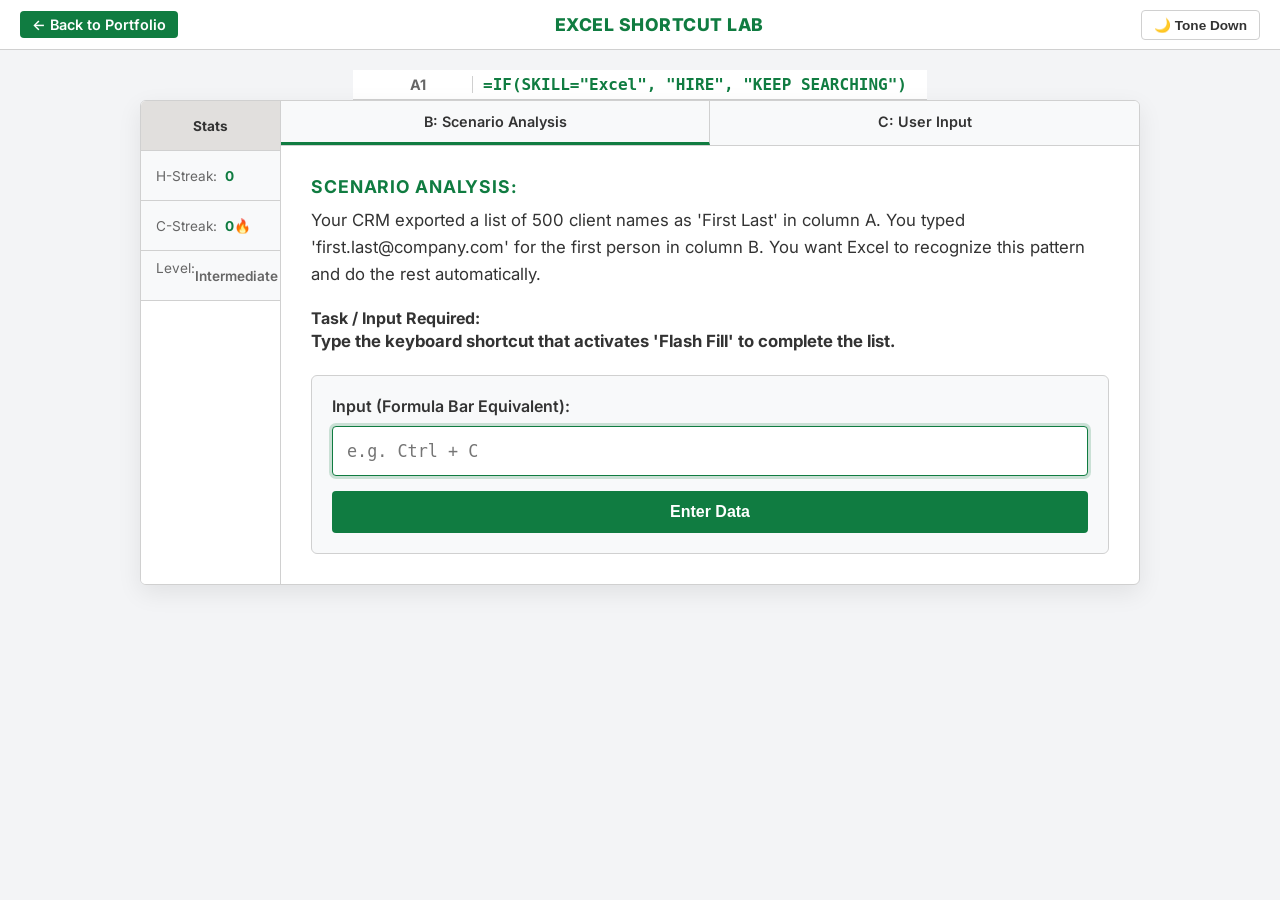
<file: excel-lab.html>
<!DOCTYPE html>
<html lang="en">
<head>
    <meta charset="UTF-8">
    <meta name="viewport" content="width=device-width, initial-scale=1.0">
    <title>Excel Shortcut Lab | Emiliano Zamudio</title>
    <link href="https://fonts.googleapis.com/css2?family=Inter:wght@400;600;700&display=swap" rel="stylesheet">
    <link rel="stylesheet" href="style.css">
</head>
<body>

    <header class="excel-ribbon">
        <div class="ribbon-top-bar" style="justify-content: space-between;">
            <a href="index.html" class="back-link" style="text-decoration: none; color: white; background-color: #107C41; padding: 5px 12px; border-radius: 4px; font-weight: 600;">
                ← Back to Portfolio
            </a>
            
            <span style="font-weight: 800; font-size: 1.1rem; color: #107C41; letter-spacing: 0.5px; text-transform: uppercase;">
                Excel Shortcut Lab
            </span>
            
            <button id="dark-mode-toggle" class="mode-btn" style="margin-left: 0;">🌙 Tone Down</button>
        </div>
    </header>

    <main class="app-container">
        
        <div class="formula-bar-container" style="display: flex; align-items: center; background: white; padding: 5px 20px; border-bottom: 1px solid #d0d0d0; font-size: 0.9rem;">
            <div style="width: 100px; text-align: center; font-weight: bold; border-right: 1px solid #d0d0d0; padding-right: 10px; color: #666;">A1</div>
            <div style="padding-left: 10px; color: #107C41; font-weight: 600; font-family: monospace; font-size: 1rem;">
                =IF(SKILL="Excel", "HIRE", "KEEP SEARCHING")
            </div>
        </div>

        <div class="excel-grid-simulator">
            
            <aside class="row-headers">
                <div class="stat-cell header-stat">Stats</div>
                <div class="stat-cell" title="Your highest streak across all sessions">
                    H-Streak: &nbsp;<span id="highest-streak" style="font-weight: 700; color: #107C41;">0</span>
                </div>
                <div class="stat-cell" title="Your current correct answer streak">
                    C-Streak: &nbsp;<span id="streak-counter" style="font-weight: 700; color: #107C41;">0</span> 🔥
                </div>
                <div class="stat-cell" title="Question Difficulty">
                    Level: &nbsp;<span id="difficulty-level" style="font-weight: 600;">--</span>
                </div>
                <div class="stat-cell progress-container" style="flex-grow: 1; align-items: flex-end; padding: 0;">
                    <div id="progress-fill"></div>
                </div>
            </aside>

            <section class="worksheet-area">
                <div class="col-headers">
                    <div class="col-header active-col">B: Scenario Analysis</div>
                    <div class="col-header">C: User Input</div>
                </div>
                
                <div class="worksheet-cells">
                    <div id="quiz-content">
                        <p style="color: #666; font-style: italic;">Loading dataset...</p>
                    </div>
                </div>
            </section>
        </div>

        <div id="feedback-overlay" class="hidden">
            <div id="feedback-content">
                <h3 id="feedback-title" style="margin-top: 0;"></h3>
                <p id="feedback-explanation" style="line-height: 1.6;"></p>
                <button id="next-btn" onclick="nextQuestion()" class="excel-btn green-btn">Calculate Next Row ➡️</button>
            </div>
        </div>

        <div id="summary-modal" class="modal hidden">
            <div class="modal-content">
                <h2 style="color: #107C41; margin-top: 0;">🎉 Analysis Complete</h2>
                <p style="font-size: 1.1rem; margin-bottom: 25px;">
                    Excellent work! You mastered Excel shortcuts with a highest streak of <strong id="final-streak" style="font-size: 1.3rem; color: #107C41;">0</strong>!
                </p>
                <button onclick="restartQuiz()" class="excel-btn green-btn" style="margin-bottom: 20px;">Re-Run Analysis 🔄</button>
                
                <div style="margin-top: 20px; padding-top: 20px; border-top: 1px solid #e2e8f0;">
                    <p class="study-links" style="font-size: 0.9rem; color: #666;">
                        Keep leveling up your skills:<br>
                        <a href="https://support.microsoft.com/en-us/office/keyboard-shortcuts-in-excel-1798d9d5-842a-42b8-9c99-9b7213f0040f" target="_blank" style="color: #107C41; text-decoration: none; font-weight: 600; display: inline-block; margin-top: 8px;">
                            📖 Official Microsoft Shortcut Guide
                        </a>
                    </p>
                </div>
            </div>
        </div>

    </main>

    <script src="app.js"></script>
</body>
</html>
</file>
<file: style.css>
/* ==========================================================================
   CSS Variables (Theming System)
   ========================================================================== */
:root {
    /* Main Brand Colors - Excel Theme */
    --excel-green: #107C41;
    --excel-green-dark: #0b5c30;
    --excel-green-light: #e6f4ea;
    
    /* Light Mode Colors (Default) */
    --bg-color: #f3f4f6; /* Outer canvas */
    --cell-bg: #ffffff; /* Inside the grid */
    --text-main: #333333;
    --text-muted: #666666;
    --border-color: #d0d0d0;
    --header-bg: #f8f9fa; /* Row/Col header background */
    --header-active: #e1dfdd;
    
    /* Feedback Colors */
    --correct-bg: #e6f4ea;
    --correct-border: #137333;
    --correct-text: #137333;
    --wrong-bg: #fce8e6;
    --wrong-border: #c5221f;
    --wrong-text: #c5221f;

    /* Shadows & Layout */
    --card-shadow: 0 8px 24px rgba(0,0,0,0.08);
    --transition: all 0.2s ease-in-out;
}

/* Dark Mode Color Overrides */
body.dark-mode {
    --bg-color: #121212;
    --cell-bg: #1e1e1e;
    --text-main: #e0e0e0;
    --text-muted: #a0a0a0;
    --border-color: #333333;
    --header-bg: #252525;
    --header-active: #3a3a3a;
    
    /* Muted feedback colors for dark mode */
    --correct-bg: #0d2214;
    --correct-text: #4cc875;
    --wrong-bg: #2a1111;
    --wrong-text: #ff6b6b;
    --card-shadow: 0 8px 24px rgba(0,0,0,0.4);
}

/* ==========================================================================
   Base Reset & Typography
   ========================================================================== */
* {
    box-sizing: border-box;
    margin: 0;
    padding: 0;
}

body {
    font-family: 'Inter', system-ui, -apple-system, sans-serif;
    background-color: var(--bg-color);
    color: var(--text-main);
    transition: background-color 0.3s ease, color 0.3s ease;
    min-height: 100vh;
    display: flex;
    flex-direction: column;
}

/* ==========================================================================
   Excel Ribbon & Header
   ========================================================================== */
.excel-ribbon {
    background-color: var(--cell-bg);
    border-bottom: 1px solid var(--border-color);
    padding: 8px 20px;
    transition: background-color 0.3s ease;
}

.ribbon-top-bar {
    display: flex;
    gap: 20px;
    align-items: center;
    font-size: 0.9rem;
    overflow-x: auto; /* Allows scrolling on tiny screens */
    white-space: nowrap;
}

.ribbon-top-bar span {
    padding: 6px 12px;
    cursor: pointer;
    border-radius: 4px;
    color: var(--text-main);
    transition: var(--transition);
}

.ribbon-top-bar span:hover {
    background-color: var(--header-bg);
}

.ribbon-top-bar .active-tab {
    background-color: var(--excel-green);
    color: white;
    font-weight: 600;
}

.back-link:hover {
    background-color: var(--excel-green-dark) !important;
}

.mode-btn {
    margin-left: auto;
    background: transparent;
    border: 1px solid var(--border-color);
    color: var(--text-main);
    padding: 6px 12px;
    border-radius: 4px;
    cursor: pointer;
    font-size: 0.85rem;
    font-weight: 600;
    transition: var(--transition);
}

.mode-btn:hover {
    background-color: var(--header-bg);
}

/* Formula Bar Container */
.formula-bar-container {
    background-color: var(--cell-bg) !important;
    border-bottom-color: var(--border-color) !important;
    transition: background-color 0.3s ease;
}

/* ==========================================================================
   Main Application Layout (The Grid)
   ========================================================================== */
.app-container {
    flex-grow: 1;
    padding: 20px;
    display: flex;
    flex-direction: column;
    align-items: center;
}

.excel-grid-simulator {
    display: grid;
    grid-template-columns: 140px 1fr;
    background-color: var(--cell-bg);
    width: 100%;
    max-width: 1000px;
    border: 1px solid var(--border-color);
    box-shadow: var(--card-shadow);
    border-radius: 6px;
    overflow: hidden;
    transition: background-color 0.3s ease;
}

/* Row Headers (Left Side Stats) */
.row-headers {
    background-color: var(--header-bg);
    border-right: 1px solid var(--border-color);
    display: flex;
    flex-direction: column;
}

.stat-cell {
    min-height: 50px;
    display: flex;
    align-items: center;
    padding: 0 15px;
    font-size: 0.85rem;
    border-bottom: 1px solid var(--border-color);
    color: var(--text-muted);
}

.header-stat {
    background-color: var(--header-active);
    font-weight: bold;
    color: var(--text-main);
    justify-content: center;
}

/* Progress Bar inside Stats Column */
.progress-container {
    position: relative;
    background-color: var(--cell-bg);
    width: 100%;
    height: 30px;
    border-bottom: none;
}

#progress-fill {
    height: 100%;
    background-color: var(--excel-green);
    width: 0%;
    transition: width 0.4s cubic-bezier(0.4, 0, 0.2, 1);
}

/* Column Headers (Top of Worksheet) */
.col-headers {
    display: grid;
    grid-template-columns: 1fr 1fr; /* Split for Scenario and User Input */
    background-color: var(--header-bg);
    border-bottom: 1px solid var(--border-color);
}

.col-header {
    padding: 12px;
    font-weight: 600;
    font-size: 0.9rem;
    text-align: center;
    color: var(--text-main);
    border-right: 1px solid var(--border-color);
}

.col-header:last-child {
    border-right: none;
}

.active-col {
    border-bottom: 3px solid var(--excel-green);
}

/* ==========================================================================
   Worksheet Interactive Elements
   ========================================================================== */
.worksheet-cells {
    padding: 30px;
}

#quiz-content h3 {
    color: var(--excel-green);
    margin-bottom: 10px;
    font-size: 1.1rem;
    text-transform: uppercase;
    letter-spacing: 0.05em;
}

#quiz-content p {
    font-size: 1.05rem;
    line-height: 1.6;
    margin-bottom: 20px;
    color: var(--text-main);
}

/* Multiple Choice Buttons */
.choice-btn {
    display: block;
    width: 100%;
    background: var(--cell-bg);
    color: var(--text-main);
    border: 1px solid var(--border-color);
    padding: 16px;
    margin: 12px 0;
    text-align: left;
    border-radius: 6px;
    cursor: pointer;
    font-size: 1rem;
    transition: var(--transition);
}

.choice-btn:hover {
    background-color: var(--excel-green-light);
    border-color: var(--excel-green);
    color: #107C41; /* Keep it clearly green on hover even in dark mode */
    transform: translateX(5px);
}

body.dark-mode .choice-btn:hover {
    background-color: #163823; /* Dark green for dark mode hover */
    color: #4cc875;
}

/* Simulation Input Area */
.formula-bar-sim {
    background-color: var(--header-bg);
    padding: 20px;
    border-radius: 6px;
    border: 1px solid var(--border-color);
    margin-top: 15px;
}

.formula-bar-sim label {
    display: block;
    font-weight: 600;
    margin-bottom: 10px;
    color: var(--text-main);
}

.excel-input {
    width: 100%;
    padding: 14px;
    border: 1px solid var(--border-color);
    border-radius: 4px;
    font-size: 1.05rem;
    background-color: var(--cell-bg);
    color: var(--text-main);
    margin-bottom: 15px;
    font-family: monospace;
    transition: var(--transition);
}

.excel-input:focus {
    outline: none;
    border-color: var(--excel-green);
    box-shadow: 0 0 0 3px rgba(16, 124, 65, 0.2);
}

/* Global Buttons */
.excel-btn {
    padding: 12px 24px;
    border-radius: 4px;
    border: none;
    font-weight: bold;
    font-size: 1rem;
    cursor: pointer;
    transition: var(--transition);
}

.green-btn {
    background-color: var(--excel-green);
    color: white;
    width: 100%; /* Default to full width */
}

.green-btn:hover {
    background-color: var(--excel-green-dark);
    box-shadow: 0 4px 12px rgba(16, 124, 65, 0.3);
}

/* ==========================================================================
   Feedback Overlay & Modals
   ========================================================================== */
#feedback-overlay {
    position: fixed;
    bottom: 30px;
    left: 50%;
    transform: translateX(-50%);
    width: 90%;
    max-width: 600px;
    border-radius: 8px;
    padding: 25px;
    box-shadow: 0 15px 35px rgba(0,0,0,0.2);
    z-index: 50;
    animation: slideUp 0.3s ease-out forwards;
}

@keyframes slideUp {
    from { opacity: 0; transform: translate(-50%, 20px); }
    to { opacity: 1; transform: translate(-50%, 0); }
}

.correct-feedback {
    background-color: var(--correct-bg);
    border: 2px solid var(--correct-border);
    color: var(--correct-text);
}

.wrong-feedback {
    background-color: var(--wrong-bg);
    border: 2px solid var(--wrong-border);
    color: var(--wrong-text);
}

/* Full Screen Modals */
.modal {
    position: fixed;
    top: 0;
    left: 0;
    width: 100%;
    height: 100%;
    background-color: rgba(0, 0, 0, 0.6);
    backdrop-filter: blur(4px);
    display: flex;
    align-items: center;
    justify-content: center;
    z-index: 100;
}

.modal-content {
    background: var(--cell-bg);
    padding: 40px;
    border-radius: 12px;
    text-align: center;
    max-width: 500px;
    width: 90%;
    box-shadow: var(--card-shadow);
    border: 1px solid var(--border-color);
}

/* Hide Utility */
.hidden {
    display: none !important;
}

/* ==========================================================================
   Responsive Design (Mobile Devices)
   ========================================================================== */
@media (max-width: 768px) {
    .excel-grid-simulator {
        grid-template-columns: 1fr; /* Stack layout on mobile */
    }

    .row-headers {
        flex-direction: row; /* Stats go horizontal across the top */
        border-right: none;
        border-bottom: 1px solid var(--border-color);
        overflow-x: auto; /* Scroll stats if they don't fit */
        white-space: nowrap;
    }

    .stat-cell {
        border-bottom: none;
        border-right: 1px solid var(--border-color);
        padding: 0 10px;
        flex-shrink: 0;
    }

    .progress-container {
        display: none; /* Hide progress bar on mobile to save space */
    }

    .col-headers {
        grid-template-columns: 1fr; /* Single column */
    }

    .col-header:last-child {
        display: none; /* Hide the second column header on mobile */
    }

    .worksheet-cells {
        padding: 20px 15px;
    }
}
</file>
